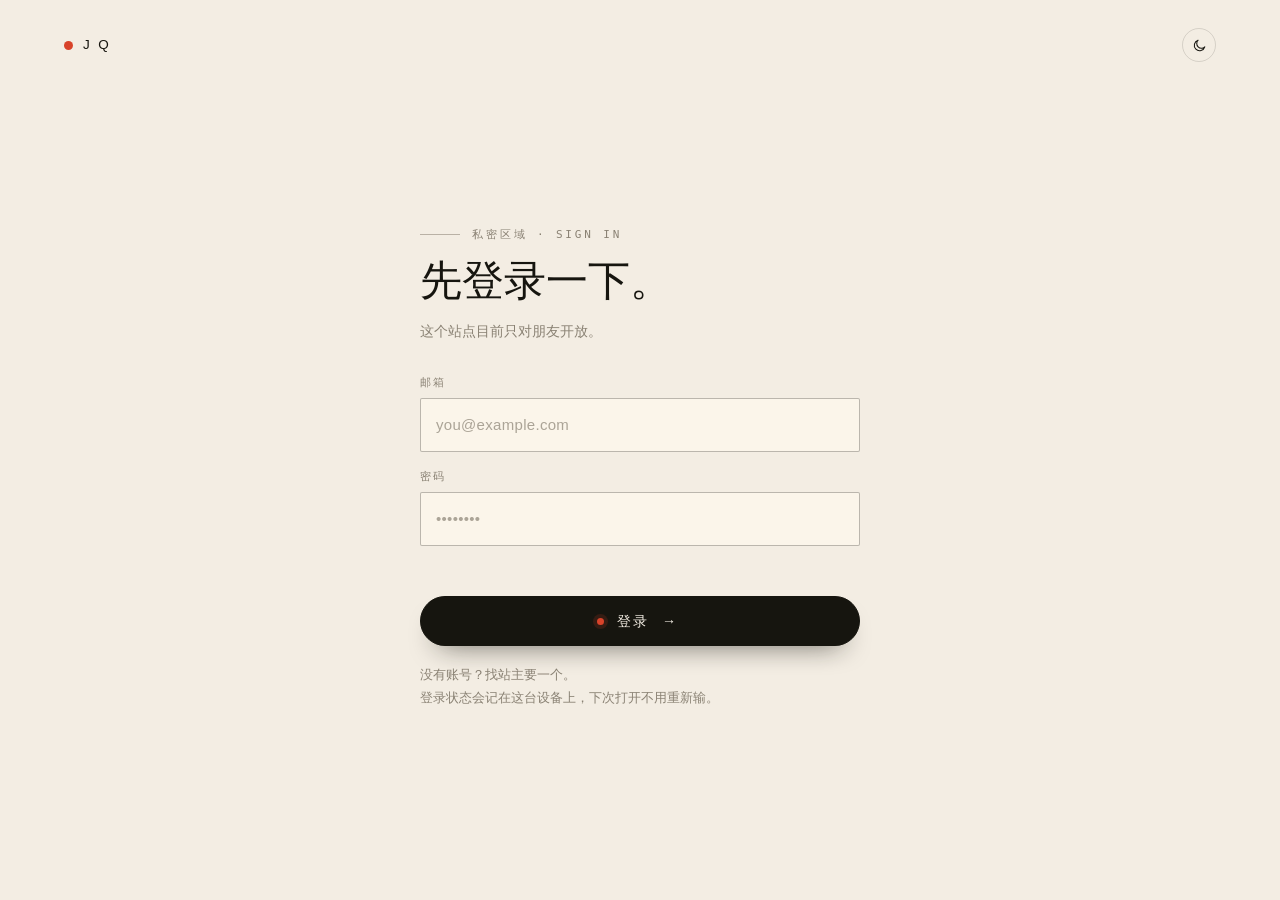
<file: index.html>
﻿<!DOCTYPE html>
<html lang="zh-CN">
<head>
<meta charset="utf-8" />
<meta name="viewport" content="width=device-width, initial-scale=1" />
<meta name="color-scheme" content="light" />
<title>J Q · 个人主页</title>
<meta name="description" content="J Q 的个人主页 —— 设计、代码，与一点点会呼吸的动效。" />
<meta name="theme-color" content="#F3EDE3" />
<link rel="icon" href="data:image/svg+xml,%3Csvg xmlns='http://www.w3.org/2000/svg' viewBox='0 0 32 32'%3E%3Crect width='32' height='32' rx='16' fill='%23F3EDE3'/%3E%3Ccircle cx='16' cy='16' r='6' fill='%23D8432A'/%3E%3C/svg%3E" />
<link rel="stylesheet" href="css/style.css" />
<script>
  /* 主题：先看上次的选择，没有就跟系统走 */
  try {
    var savedTheme = localStorage.getItem('site-theme');
    if (!savedTheme) {
      savedTheme = window.matchMedia('(prefers-color-scheme: dark)').matches ? 'dark' : 'light';
    }
    document.documentElement.setAttribute('data-theme', savedTheme);
  } catch (e) {
    document.documentElement.setAttribute('data-theme', 'light');
  }

  /* 从别的页面点链接过来时，先让幕布覆盖屏幕，避免第一帧闪白 */
  try {
    if (/(?:^|[?&])via=veil(?:&|$)/.test(location.search)) {
      document.documentElement.classList.add('is-entering');
    }
  } catch (e) {}
</script>
<script src="js/auth-gate.js?v=2"></script>
</head>
<body id="top" class="is-loading">

<!-- =====================================================================
     过场幕布：点击链接时从右侧滑入，进入下一页后向左滑出
     ===================================================================== -->
<div class="veil" id="veil" aria-hidden="true">
  <div class="veil__road"></div>
  <div class="veil__car is-moving" data-car></div>
  <p class="veil__label" id="veilLabel">作品 · Work</p>
</div>

<!-- =====================================================================
     1. 加载页：进度条 = 一辆小车 + 百分比
     ===================================================================== -->
<div class="loader" id="loader">
  <div class="loader__inner">

    <header class="loader__top">
      <span class="tag">Portfolio</span>
      <span class="tag tag--dim">© 2026</span>
    </header>

    <div class="loader__head">
      <h1 class="loader__title">正在为你铺路<span class="dot">。</span></h1>
      <p class="loader__sub">系好安全带，我们马上出发。</p>
    </div>

    <div class="loader__bar">
      <div class="loader__meta">
        <span class="loader__label">Loading</span>
        <span class="loader__pct"><b id="loaderPct">0</b><i>%</i></span>
      </div>

      <div class="loader__track" id="loaderTrack" role="progressbar"
           aria-label="页面加载进度" aria-valuemin="0" aria-valuemax="100" aria-valuenow="0">
        <div class="loader__rail"></div>
        <div class="loader__fill"></div>
        <div class="loader__car is-moving" data-car aria-hidden="true"></div>
      </div>

      <p class="loader__tip" aria-hidden="true">
        <span class="loader__tip-dot"></span>
        <span id="loaderTip">正在检查车灯</span>
      </p>
    </div>

  </div>
</div>

<!-- =====================================================================
     2. 主视觉：小车在路上向左行驶，按钮在车正下方
     ===================================================================== -->
<main class="hero">

  <div class="hero__sun" aria-hidden="true"></div>

  <header class="topbar">
    <a class="brand" href="index.html">
      <span class="brand__mark" aria-hidden="true"></span>
      <span>J Q</span>
    </a>
    <div class="topbar__right">
      <nav class="nav" aria-label="主导航">
        <a class="nav__link" href="index.html" aria-current="page">主页</a>
        <a class="nav__link" href="about.html?via=veil" data-transition data-veil="关于我 · About">关于我</a>
        <a class="nav__link" href="works.html?via=veil" data-transition data-veil="作品 · Work">作品</a>
        <a class="nav__link" href="notes.html?via=veil" data-transition data-veil="笔记 · Notes">笔记</a>
        <a class="nav__link" href="friends.html?via=veil" data-transition data-veil="朋友们 · Friends">朋友们</a>
        <a class="nav__link" href="contact.html?via=veil" data-transition data-veil="联系 · Contact">联系</a>
      </nav>
      <button class="theme-toggle" type="button" data-theme-toggle aria-label="切换到夜间模式">
        <svg class="theme-toggle__icon theme-toggle__icon--moon" viewBox="0 0 24 24" fill="none" stroke="currentColor" stroke-width="1.7" stroke-linecap="round" stroke-linejoin="round" aria-hidden="true" focusable="false"><path d="M20.5 14.2A8.6 8.6 0 1 1 9.8 3.5a7 7 0 0 0 10.7 10.7Z"/></svg>
        <svg class="theme-toggle__icon theme-toggle__icon--sun" viewBox="0 0 24 24" fill="none" stroke="currentColor" stroke-width="1.7" stroke-linecap="round" aria-hidden="true" focusable="false"><circle cx="12" cy="12" r="4"/><path d="M12 2.5v2M12 19.5v2M2.5 12h2M19.5 12h2M5.2 5.2l1.4 1.4M17.4 17.4l1.4 1.4M18.8 5.2l-1.4 1.4M6.6 17.4l-1.4 1.4"/></svg>
      </button>
    </div>
  </header>

  <div class="hero__copy">
    <p class="eyebrow" data-reveal style="--d:.04s">
      <span class="eyebrow__line" aria-hidden="true"></span>
      主页 · 2026
    </p>

    <h1 class="hero__title" data-reveal style="--d:.12s">
      <span class="hero__hi">你好，我是</span>
      <em class="hero__name" aria-label="J Q">
        <span class="wordmark" aria-hidden="true"><span class="wordmark__j">J</span><span class="wordmark__q">Q</span><span class="wordmark__dot">.</span></span>
      </em>
    </h1>

    <p class="hero__lede" data-reveal style="--d:.2s">
      一名IT男兼前端开发者。<br />
      喜欢干净的界面、会呼吸的动效，和一次就懂的交互。
    </p>
  </div>

  <div class="hero__scene">
    <div class="hero__stage">
      <div class="road" aria-hidden="true"></div>
      <div class="hero__car is-moving" data-car aria-hidden="true"></div>
    </div>

    <div class="hero__cta">
      <a class="cta" href="about.html?via=veil" data-transition data-veil="关于我 · About" data-reveal style="--d:.95s">
        <span class="cta__dot" aria-hidden="true"></span>
        <span class="cta__text">开始了解我吧！</span>
        <span class="cta__arrow" aria-hidden="true">→</span>
      </a>
    </div>
  </div>

  <div class="hero__scroll" aria-hidden="true"><span>↓</span>向下滚动</div>

</main>

<!-- =====================================================================
     3. 关键词 / 跑马灯
     ===================================================================== -->
<div class="marquee" aria-hidden="true">
  <div class="marquee__track">
    <span>产品设计</span><span class="marquee__dot">·</span>
    <span>前端开发</span><span class="marquee__dot">·</span>
    <span>动效</span><span class="marquee__dot">·</span>
    <span>排版</span><span class="marquee__dot">·</span>
    <span>摄影</span><span class="marquee__dot">·</span>
    <span>写作</span><span class="marquee__dot">·</span>
    <span>产品设计</span><span class="marquee__dot">·</span>
    <span>前端开发</span><span class="marquee__dot">·</span>
    <span>动效</span><span class="marquee__dot">·</span>
    <span>排版</span><span class="marquee__dot">·</span>
    <span>摄影</span><span class="marquee__dot">·</span>
    <span>写作</span><span class="marquee__dot">·</span>
  </div>
</div>

<!-- =====================================================================
     4. 精选作品
     ===================================================================== -->
<section class="band">
  <div class="wrap">

    <div class="band__head">
      <div>
        <p class="eyebrow">精选作品 · Selected Work</p>
        <h2 class="band__title">最近做的一些东西</h2>
      </div>
      <a class="more" href="works.html?via=veil" data-transition data-veil="作品 · Work">
        全部作品 <span aria-hidden="true">→</span>
      </a>
    </div>

        <div class="works">

      <a class="work-row" href="project.html?via=veil&amp;id=tetris" data-transition data-veil="项目 · Project">
        <span class="work-row__thumb thumb-a" aria-hidden="true">01</span>
        <span class="work-row__body">
          <span class="work-row__title">俄罗斯方块</span>
          <span class="work-row__desc">用 tkinter 的 Canvas 从零写的俄罗斯方块：20×12 的棋盘、7 种方块、消行计分。</span>
        </span>
        <span class="work-row__tags">tkinter / 游戏</span>
        <span class="work-row__year">2024</span>
        <span class="work-row__go" aria-hidden="true">
          <span class="work-row__arrow">→</span>
          <span class="work-row__car" data-car></span>
        </span>
      </a>

      <a class="work-row" href="project.html?via=veil&amp;id=pikachu" data-transition data-veil="项目 · Project">
        <span class="work-row__thumb thumb-b" aria-hidden="true">02</span>
        <span class="work-row__body">
          <span class="work-row__title">皮卡丘</span>
          <span class="work-row__desc">450 行 turtle 代码画出来的皮卡丘，没有贴一张图片。</span>
        </span>
        <span class="work-row__tags">turtle / 绘图</span>
        <span class="work-row__year">2024</span>
        <span class="work-row__go" aria-hidden="true">
          <span class="work-row__arrow">→</span>
          <span class="work-row__car" data-car></span>
        </span>
      </a>

      <a class="work-row" href="project.html?via=veil&amp;id=novel" data-transition data-veil="项目 · Project">
        <span class="work-row__thumb thumb-c" aria-hidden="true">03</span>
        <span class="work-row__body">
          <span class="work-row__title">小说爬虫</span>
          <span class="work-row__desc">输入一个书号，把整本小说按章节抓下来，一章一个 txt。</span>
        </span>
        <span class="work-row__tags">requests / parsel</span>
        <span class="work-row__year">2024</span>
        <span class="work-row__go" aria-hidden="true">
          <span class="work-row__arrow">→</span>
          <span class="work-row__car" data-car></span>
        </span>
      </a>
    </div>

  </div>
</section>

<!-- =====================================================================
     5. 简介
     ===================================================================== -->
<section class="band">
  <div class="wrap split">

    <div>
      <p class="eyebrow">关于我 · About</p>
      <h2 class="split__title">“把复杂的东西，<br />做得简单一点。”</h2>
    </div>

    <div class="split__body">
      <p>
        我是J Q，一名IT男和前端开发者。
        过去几年，我一边学习一边写写代码，偶尔发发呆，可能写代码写多了脑子不够用。
      </p>
      <p>
        不写代码的时候，我在骑车、拍照，或者出去跑跑步，程序员也是需要运动的。
      </p>
      <a class="more" href="about.html?via=veil" data-transition data-veil="关于我 · About">
        了解更多关于我 <span aria-hidden="true">→</span>
      </a>
    </div>

  </div>
</section>

<!-- =====================================================================
     6. 页脚
     ===================================================================== -->

<!-- =====================================================================
     6. 一些数字
     ===================================================================== -->
<section class="band band--stats">
  <div class="wrap">
    <div class="stats" data-reveal-scroll>
      <div class="stats__item"><b>6</b><span>个 · 代表性作品</span></div>
      <div class="stats__item"><b>4</b><span>类 · 游戏 / 绘图 / 爬虫 / 视觉</span></div>
      <div class="stats__item"><b>2024</b><span>年 · 开始写 Python</span></div>
      <div class="stats__item"><b>∞</b><span>杯 · 续命咖啡</span></div>
    </div>
  </div>
</section>

<!-- =====================================================================
     7. 最近的笔记
     ===================================================================== -->
<section class="band">
  <div class="wrap">
    <div class="band__head" data-reveal-scroll>
      <div>
        <p class="eyebrow">笔记 · Notes</p>
        <h2 class="band__title">最近写下的</h2>
      </div>
      <a class="more" href="notes.html?via=veil" data-transition data-veil="笔记 · Notes">
        全部笔记 <span aria-hidden="true">→</span>
      </a>
    </div>

    <div class="notes" data-reveal-scroll>
      <a class="note-row" href="notes.html?via=veil" data-transition data-veil="笔记 · Notes">
        <span class="note-row__date">2026.09</span>
        <span class="note-row__title">把加载页做成一段路</span>
        <span class="note-row__meta">设计 / 动效</span>
      </a>
      <a class="note-row" href="notes.html?via=veil" data-transition data-veil="笔记 · Notes">
        <span class="note-row__date">2026.07</span>
        <span class="note-row__title">动效是标点，不是修辞</span>
        <span class="note-row__meta">动效</span>
      </a>
      <a class="note-row" href="notes.html?via=veil" data-transition data-veil="笔记 · Notes">
        <span class="note-row__date">2026.05</span>
        <span class="note-row__title">为什么我还在手写 CSS</span>
        <span class="note-row__meta">前端</span>
      </a>
    </div>
  </div>
</section>

<!-- =====================================================================
     8. 朋友们
     ===================================================================== -->
<section class="band">
  <div class="wrap">
    <div class="band__head" data-reveal-scroll>
      <div>
        <p class="eyebrow">朋友们 · Friends</p>
        <h2 class="band__title">一起玩、一起记录</h2>
      </div>
      <a class="more" href="friends.html?via=veil" data-transition data-veil="朋友们 · Friends">
        看看朋友们 <span aria-hidden="true">→</span>
      </a>
    </div>

    <div class="friends-strip" data-friends-strip data-reveal-scroll></div>
  </div>
</section>

<!-- =====================================================================
     9. 页脚
     ===================================================================== -->
<footer class="site-foot">
  <div class="site-foot__inner">
        <div class="site-foot__cta">
      <p class="site-foot__title">有想法？<br />一起做点东西吧。</p>
      <div class="site-foot__actions">
        <a class="cta" href="contact.html?via=veil" data-transition data-veil="联系 · Contact">
          <span class="cta__dot" aria-hidden="true"></span>
          <span>聊聊</span>
          <span class="cta__arrow" aria-hidden="true">→</span>
        </a>
        <a class="cta cta--flower" href="花.html?via=veil" data-transition data-veil="花 · Flowers">
          <span class="cta__flower" aria-hidden="true">✿</span>
          <span>看到最后了，送你一朵花吧</span>
        </a>
      </div>
    </div>

<div class="site-foot__meta">
      <span>© 2026 J Q</span>
      <div class="site-foot__links">
        <a href="mailto:hello@example.com">Email</a>
        <a href="#" aria-label="GitHub">GitHub</a>
        <a href="#" aria-label="即刻">即刻</a>
      </d iv>
      <a href="#top">回到顶部 ↑</a>
    </div>
  </div>
</footer>

<noscript>
  <style>
    .loader { display: none !important; }
    [data-reveal] { opacity: 1 !important; transform: none !important; }
    .hero__car { transform: none !important; }
    body.is-loading { overflow: auto !important; }
  </style>
</noscript>

<!-- 落下来的小信封：点一下直接写邮件 -->
<a class="envelope" href="mailto:2167203486@qq.com" aria-label="写信给我" title="写信给我">
  <svg viewBox="0 0 24 24" fill="none" stroke="currentColor" stroke-width="1.6" stroke-linecap="round" stroke-linejoin="round" aria-hidden="true" focusable="false">
    <rect x="2.5" y="5" width="19" height="14" rx="2.6"/>
    <path d="M3.2 6.4 12 12.7l8.8-6.3"/>
  </svg>
</a>
<script src="js/car.js" defer></script>
<script src="js/app.js?v=2" defer></script>
<script src="js/letters.js" defer></script>
<script src="js/friends-data.js" defer></script>
<script src="js/friends-strip.js" defer></script>
<script src="js/auth.js?v=2" defer></script>
</body>
</html>
</file>
<file: css/style.css>
/* =========================================================================
   你的名字 · 个人主页
   ---------------------------------------------------------------------------
   目录
   00 变量 / 重置
   01 通用零件（tag / eyebrow / 按钮 / 工具类）
   02 加载页 loader
   03 小车 car（SVG 配色与动画）
   04 主视觉 hero + 公路
   05 过场幕布 veil
   06 关于我 about
   07 响应式
   08 减少动效 / 降级
   ========================================================================= */

/* ---------------------------------------------------------------- 00 变量 */
:root {
  --paper:      #F3EDE3;
  --paper-hi:   #FBF5EA;
  --paper-lo:   #E8DECE;
  --ink:        #16150F;
  --ink-2:      #3E392F;
  --muted:      #8A8274;
  --accent:     #D8432A;
  --accent-2:   #F0A93B;
  --car:        #D8432A;
  --line:       rgba(22, 21, 15, 0.13);
  --line-strong: rgba(22, 21, 15, .28);
  --hairline:   rgba(22, 21, 15, .08);
  --dash:       rgba(22, 21, 15, .27);
  --ghost:      rgba(22, 21, 15, .13);
  --paper-2:    #EAE1D2;
  --ink-strong: #000000;
  --tire:       #17160F;
  --road-a:     #1D1B13;
  --road-b:     #121109;
  --veil-bg:    #16150F;
  --veil-fg:    #F3EDE3;

  --pad:        clamp(20px, 5vw, 64px);
  --road-h:     clamp(46px, 7vh, 68px);

  --font-serif: Georgia, "Times New Roman", "Songti SC", "STSong",
                "Source Han Serif SC", "Noto Serif SC", "SimSun", serif;
  --font-sans:  -apple-system, BlinkMacSystemFont, "Segoe UI", "PingFang SC",
                "Hiragino Sans GB", "Microsoft YaHei", "Noto Sans SC", sans-serif;
  --font-mono:  ui-monospace, "Cascadia Mono", "SF Mono", Consolas, Menlo, monospace;

  --ease:       cubic-bezier(.2, .8, .2, 1);
  --ease-curtain: cubic-bezier(.76, 0, .24, 1);
}

*, *::before, *::after { box-sizing: border-box; }

html, body {
  margin: 0;
  padding: 0;
  overflow-x: hidden;
}

html { -webkit-text-size-adjust: 100%; }

body {
  min-height: 100vh;
  min-height: 100svh;
  background: var(--paper);
  color: var(--ink);
  font-family: var(--font-sans);
  font-size: 16px;
  line-height: 1.6;
  -webkit-font-smoothing: antialiased;
  -moz-osx-font-smoothing: grayscale;
  text-rendering: optimizeLegibility;
}

body.is-loading { overflow: hidden; }

img, svg { display: block; max-width: 100%; }

a { color: inherit; text-decoration: none; }

h1, h2, h3, p, dl, dd, dt, ul, li { margin: 0; }

ul, ol { padding: 0; list-style: none; }

::selection { background: var(--accent); color: var(--paper); }

:focus-visible {
  outline: 2px solid var(--accent);
  outline-offset: 4px;
  border-radius: 2px;
}

/* ------------------------------------------------------------ 01 通用零件 */
.tag {
  font-family: var(--font-mono);
  font-size: 10.5px;
  letter-spacing: .3em;
  text-transform: uppercase;
  color: var(--ink);
}

.tag--dim { color: var(--muted); }

.eyebrow {
  display: flex;
  align-items: center;
  gap: 12px;
  font-family: var(--font-mono);
  font-size: 11px;
  letter-spacing: .26em;
  text-transform: uppercase;
  color: var(--muted);
}

.eyebrow__line {
  display: block;
  width: clamp(24px, 4vw, 40px);
  height: 1px;
  background: currentColor;
  opacity: .55;
}

.dot { color: var(--accent); }

.mark {
  padding-bottom: 1px;
  border-bottom: 2px solid var(--accent);
}

.sr-only {
  position: absolute;
  width: 1px; height: 1px;
  padding: 0; margin: -1px;
  overflow: hidden;
  clip: rect(0 0 0 0);
  white-space: nowrap;
  border: 0;
}

/* 主按钮 */
.cta {
  position: relative;
  display: inline-flex;
  align-items: center;
  gap: 13px;
  padding: 17px 30px 17px 25px;
  border: 1px solid var(--ink);
  border-radius: 999px;
  background: var(--ink);
  color: var(--paper);
  font-size: clamp(14px, 1.1vw, 15.5px);
  font-weight: 500;
  letter-spacing: .14em;
  line-height: 1;
  box-shadow: 0 14px 28px -18px rgba(22, 21, 15, .95);
  transition: transform .45s var(--ease), box-shadow .45s var(--ease),
              background .45s var(--ease), color .45s var(--ease);
}

.cta::after { /* 扩大点击区 */
  content: "";
  position: absolute;
  inset: -10px -6px;
  border-radius: inherit;
}

.cta:hover {
  transform: translateY(-3px);
  background: var(--ink-strong);
  box-shadow: 0 22px 34px -20px rgba(22, 21, 15, .9);
}

.cta:active { transform: translateY(-1px); }

.cta__dot {
  width: 7px;
  height: 7px;
  flex: none;
  border-radius: 50%;
  background: var(--accent);
  box-shadow: 0 0 0 4px rgba(216, 67, 42, .16);
}

.cta__arrow { transition: transform .45s var(--ease); }
.cta:hover .cta__arrow { transform: translateX(4px); }

.cta--ghost {
  background: transparent;
  color: var(--ink);
  box-shadow: none;
  border-color: var(--line-strong);
}

.cta--ghost:hover {
  background: var(--ink);
  color: var(--paper);
  border-color: var(--ink);
}

/* --------------------------------------------------------- 02 加载页 */
.loader {
  position: fixed;
  inset: 0;
  z-index: 80;
  background:
    radial-gradient(130% 95% at 50% 0%, var(--paper-hi) 0%, var(--paper) 52%, var(--paper-lo) 100%);
  transform: translateY(0);
  transition: transform .9s var(--ease-curtain);
  will-change: transform;
}

.loader.is-out { transform: translateY(-101%); }

.loader::after { /* 幕布下沿的一道黑线 */
  content: "";
  position: absolute;
  left: 0; right: 0; bottom: 0;
  height: 2px;
  background: var(--ink);
}

.loader__inner {
  display: flex;
  flex-direction: column;
  min-height: 100vh;
  min-height: 100svh;
  padding: clamp(18px, 3.2vw, 32px) var(--pad) clamp(22px, 4vw, 40px);
}

.loader__top {
  display: flex;
  align-items: center;
  justify-content: space-between;
  gap: 20px;
  padding-bottom: clamp(12px, 2.2vw, 18px);
  border-bottom: 1px solid var(--line);
}

.loader__head { margin-block: auto; }

.loader__title {
  font-family: var(--font-serif);
  font-weight: 400;
  font-size: clamp(2.1rem, 6.2vw, 4.9rem);
  line-height: 1.12;
  letter-spacing: .01em;
  margin-bottom: clamp(12px, 2.2vh, 22px);
}

.loader__sub {
  color: var(--muted);
  font-size: clamp(12.5px, 1.1vw, 14.5px);
  letter-spacing: .12em;
}

.loader__bar {
  width: 100%;
  max-width: 1080px;
}

.loader__meta {
  display: flex;
  align-items: baseline;
  justify-content: space-between;
  gap: 20px;
  margin-bottom: 2px;
}

.loader__label {
  font-family: var(--font-mono);
  font-size: 10.5px;
  letter-spacing: .3em;
  text-transform: uppercase;
  color: var(--muted);
}

.loader__pct {
  display: inline-flex;
  align-items: baseline;
  color: var(--ink);
}

.loader__pct b {
  font-family: var(--font-serif);
  font-weight: 400;
  font-size: clamp(46px, 7.4vw, 88px);
  line-height: .9;
  letter-spacing: -.015em;
  font-variant-numeric: tabular-nums;
  transition: color .4s var(--ease);
}

.loader__pct i {
  font-style: normal;
  font-size: clamp(14px, 1.7vw, 21px);
  margin-left: 5px;
  color: var(--accent);
  letter-spacing: .02em;
}

.loader.is-done .loader__pct b { color: var(--accent); }

/* 进度轨道 */
.loader__track {
  --cw: 86px;
  --p: 0;
  --carpos: 0;
  position: relative;
  height: 74px;
}

.loader__rail {
  position: absolute;
  left: 0; right: 0; bottom: 20px;
  height: 2px;
  background-image: repeating-linear-gradient(
    to right,
    var(--dash) 0 18px,
    transparent 18px 40px
  );
  background-size: 40px 2px;
  animation: railMove 1.1s linear infinite;
}

.loader__fill {
  position: absolute;
  left: 0; bottom: 20px;
  width: 100%;
  height: 2px;
  background: var(--accent);
  transform: scaleX(var(--p));
  transform-origin: 0 50%;
}

.loader__car {
  position: absolute;
  bottom: 20px;
  left: calc((100% - var(--cw)) * var(--carpos));
  width: var(--cw);
}

.loader__car .car-svg {
  width: 100%;
  height: auto;
  overflow: visible;
}

/* 速度线 */
.loader__car::before,
.loader__car::after {
  content: "";
  position: absolute;
  right: 100%;
  height: 2px;
  border-radius: 2px;
  background: var(--ink);
  opacity: 0;
  animation: speedLine .62s linear infinite;
}

.loader__car::before { top: 46%; width: 22px; margin-right: 6px; }
.loader__car::after  { top: 64%; width: 13px; margin-right: 16px; animation-delay: .24s; }

.loader.is-done .loader__car {
  transition: left .55s cubic-bezier(.5, 0, .85, .45), opacity .3s .25s;
  opacity: 0;
}

.loader__tip {
  display: flex;
  align-items: center;
  gap: 10px;
  margin-top: 4px;
  font-size: 12.5px;
  letter-spacing: .1em;
  color: var(--muted);
}

.loader__tip-dot {
  width: 6px; height: 6px;
  border-radius: 50%;
  background: var(--accent);
  animation: blink 1.2s ease-in-out infinite;
}

.loader.is-done .loader__tip-dot { background: var(--ink); animation: none; }

@keyframes railMove {
  to { background-position-x: -40px; }
}

@keyframes speedLine {
  0%   { opacity: 0; transform: translateX(12px); }
  30%  { opacity: .26; }
  100% { opacity: 0; transform: translateX(-20px); }
}

@keyframes blink {
  0%, 100% { opacity: 1; transform: scale(1); }
  50%      { opacity: .25; transform: scale(.75); }
}

@keyframes carBob {
  0%, 100% { transform: translateY(0) rotate(0deg); }
  50%      { transform: translateY(-2px) rotate(-.35deg); }
}

@keyframes wheelSpin {
  to { transform: rotate(-360deg); }
}

/* --------------------------------------------------------- 03 小车 */
.car-svg { width: 100%; height: auto; overflow: visible; }

.car-svg .car__body      { fill: var(--car); }
.car-svg .car__glow      { fill: #FFCF7A; opacity: .32; filter: blur(12px); }
.car-svg .car__tire      { fill: var(--tire); }
.car-svg .car__rim       { fill: #EFE5D3; }
.car-svg .car__spokes    { stroke: #17160F; stroke-width: 1.7; stroke-linecap: round; }
.car-svg .car__hub       { fill: var(--accent); }
.car-svg .car__window    { fill: #F7EFDF; }
.car-svg .car__shine     { stroke: rgba(255, 255, 255, .85); stroke-width: 2.6; stroke-linecap: round; }
.car-svg .car__seam      { stroke: rgba(0, 0, 0, .22); stroke-width: 2; }
.car-svg .car__handle    { fill: rgba(247, 239, 223, .72); }
.car-svg .car__headlight { fill: #FFE6B4; }
.car-svg .car__taillight { fill: #8C2B1B; }

/* 只有「在跑」的小车才转轮子、才有车身起伏 */
.is-moving .car-svg { animation: carBob 2.6s ease-in-out infinite; }
.is-moving .car__wheel {
  transform-box: fill-box;
  transform-origin: center;
  animation: wheelSpin 1.15s linear infinite;
}

/* 深色背景上的小车：轮胎和轮毂反色，才看得见 */
.veil .car__tire   { fill: var(--veil-fg); }
.veil .car__rim    { fill: #17160F; }
.veil .car__spokes { stroke: var(--veil-fg); }

/* --------------------------------------------------------- 04 主视觉 */
.hero {
  position: relative;
  display: flex;
  flex-direction: column;
  min-height: 100vh;
  min-height: 100svh;
  padding: 0 var(--pad) clamp(14px, 3vh, 28px);
}

/* 右上角的一轮落日（细线圆 + 暖光） */
.hero__sun {
  position: absolute;
  top: clamp(70px, 13vh, 165px);
  right: clamp(-150px, -7vw, -40px);
  width: clamp(260px, 30vw, 460px);
  aspect-ratio: 1;
  border-radius: 50%;
  border: 1px solid rgba(216, 67, 42, .2);
  pointer-events: none;
}

.hero__sun::after {
  content: "";
  position: absolute;
  inset: 12%;
  border-radius: 50%;
  background: radial-gradient(circle, rgba(240, 169, 59, .2) 0%, rgba(240, 169, 59, 0) 66%);
}

.topbar {
  display: flex;
  align-items: center;
  justify-content: space-between;
  gap: 24px;
  padding: clamp(16px, 3vw, 28px) 0;
}

.brand {
  display: inline-flex;
  align-items: center;
  gap: 10px;
  font-size: 13.5px;
  letter-spacing: .18em;
  font-weight: 500;
}

.brand__mark {
  width: 9px; height: 9px;
  border-radius: 50%;
  background: var(--accent);
  transition: transform .5s var(--ease);
}

.brand:hover .brand__mark { transform: scale(1.5); }

.nav { display: flex; gap: clamp(16px, 2.6vw, 30px); }

.nav__link {
  position: relative;
  padding: 4px 0;
  font-size: 12.5px;
  letter-spacing: .16em;
  color: var(--muted);
  transition: color .3s var(--ease);
}

.nav__link:hover { color: var(--ink); }

.nav__link[aria-current] { color: var(--ink); }

.nav__link[aria-current]::after {
  content: "";
  position: absolute;
  left: 0; right: 0; bottom: 0;
  height: 1px;
  background: var(--accent);
}

.hero__copy {
  margin-top: clamp(18px, 5.5vh, 76px);
  max-width: 980px;
}

.hero__copy .eyebrow { margin-bottom: clamp(14px, 2.6vh, 26px); }

.hero__title { font-weight: 400; }

.hero__hi {
  display: block;
  margin-bottom: clamp(4px, 1.1vh, 12px);
  font-size: clamp(14px, 1.5vw, 18px);
  letter-spacing: .36em;
  color: var(--ink-2);
}

.hero__name {
  display: block;
  font-family: var(--font-serif);
  font-style: normal;
  font-size: clamp(66px, min(13.4vw, 14.5vh), 164px);
  line-height: .86;
  letter-spacing: 0;
}

/* 字标：J 实心、Q 描边、朱红句点 */
.wordmark {
  display: inline-flex;
  align-items: baseline;
}

.wordmark__j { color: var(--ink); }

.wordmark__q {
  margin-left: .045em;
  color: transparent;
  -webkit-text-stroke: .022em var(--ink);
}

@supports not (-webkit-text-stroke: 1px #000) {
  .wordmark__q { color: var(--ink); }
}

.wordmark__dot {
  margin-left: .035em;
  color: var(--accent);
}

.hero__lede {
  max-width: 34em;
  margin-top: clamp(14px, 2.4vh, 24px);
  color: var(--ink-2);
  font-size: clamp(13.5px, 1.15vw, 16.5px);
  line-height: 1.95;
  letter-spacing: .02em;
}

/* 舞台：小车站在公路的上沿 */
.hero__scene {
  margin-top: auto;
  padding-top: clamp(16px, 3.6vh, 40px);
}

.hero__stage {
  position: relative;
  display: flex;
  align-items: flex-end;
  justify-content: center;
  padding-bottom: var(--road-h);
}

.hero__car {
  position: relative;
  z-index: 2;
  width: clamp(172px, 23vw, 278px);
  margin-bottom: -2px;
  transform: translateX(78vw);
  will-change: transform;
}

body.is-ready .hero__car {
  transform: translateX(0);
  transition: transform 1.25s cubic-bezier(.16, .84, .24, 1) .12s;
}

/* 公路 */
.road {
  position: absolute;
  left: calc(-1 * var(--pad));
  right: calc(-1 * var(--pad));
  bottom: 0;
  height: var(--road-h);
  background: linear-gradient(180deg, var(--road-a) 0%, var(--road-b) 100%);
  overflow: hidden;
}

.road::before {
  content: "";
  position: absolute;
  left: 0; right: 0;
  top: 50%;
  height: 3px;
  transform: translateY(-50%);
  background-image: repeating-linear-gradient(
    to right,
    rgba(243, 237, 227, .92) 0 40px,
    transparent 40px 92px
  );
  animation: roadMove 1.5s linear infinite;
}

.road::after { /* 路面顶端的高光边 */
  content: "";
  position: absolute;
  left: 0; right: 0; top: 0;
  height: 1px;
  background: rgba(243, 237, 227, .18);
}

@keyframes roadMove {
  from { background-position-x: 0; }
  to   { background-position-x: 92px; }
}

.hero__cta {
  display: flex;
  justify-content: center;
  padding-top: clamp(14px, 2.8vh, 24px);
}

/* 入场：幕布拉起后逐项浮现 */
[data-reveal] {
  opacity: 0;
  transform: translateY(20px);
}

body.is-ready [data-reveal] {
  opacity: 1;
  transform: none;
  transition:
    opacity .9s var(--ease) var(--d, 0s),
    transform .9s var(--ease) var(--d, 0s);
}

/* --------------------------------------------------------- 05 过场幕布 */
.veil {
  position: fixed;
  inset: 0;
  z-index: 90;
  background: var(--veil-bg);
  transform: translateX(100%);
  visibility: hidden;
  transition: transform .72s var(--ease-curtain);
  will-change: transform;
}

/* 点击链接：从右侧滑入盖住页面 */
body.is-leaving .veil {
  visibility: visible;
  transform: translateX(0);
  transition: transform .65s var(--ease-curtain);
}

/* 到达新页面：幕布已在屏幕上，随后向左滑出 */
html.is-entering .veil {
  visibility: visible;
  transform: translateX(0);
  transition: none;
}

html.is-entering .veil.is-leaving {
  visibility: visible;
  transform: translateX(-100%);
  transition: transform .82s var(--ease-curtain);
}

.veil__road {
  position: absolute;
  left: 0; right: 0;
  top: 50%;
  height: 3px;
  background-image: repeating-linear-gradient(
    to right,
    rgba(243, 237, 227, .85) 0 34px,
    transparent 34px 78px
  );
  animation: veilRoad .5s linear infinite;
}

@keyframes veilRoad {
  to { background-position-x: 78px; }
}

.veil__car {
  position: absolute;
  left: 50%;
  bottom: calc(50% + 1px);
  width: clamp(120px, 16vw, 168px);
  transform: translateX(-50%);
}

.veil__label {
  position: absolute;
  left: 50%;
  top: calc(50% + 30px);
  transform: translateX(-50%);
  color: rgba(243, 237, 227, .5);
  font-family: var(--font-mono);
  font-size: 10.5px;
  letter-spacing: .42em;
  text-transform: uppercase;
  white-space: nowrap;
}

/* --------------------------------------------------------- 06 页面骨架 */
.page {
  display: flex;
  flex-direction: column;
  min-height: 100vh;
  min-height: 100svh;
  padding: 0 var(--pad);
}

.wrap {
  width: 100%;
  max-width: 1040px;
  margin: 0 auto;
}

.page-main {
  flex: 1;
  padding: clamp(24px, 6.5vh, 76px) 0 clamp(30px, 6vh, 60px);
}

.page-title {
  font-family: var(--font-serif);
  font-weight: 400;
  font-size: clamp(32px, 5.4vw, 66px);
  line-height: 1.16;
  letter-spacing: .005em;
  margin: clamp(16px, 2.8vh, 24px) 0 clamp(18px, 3vw, 28px);
}

.page-lede {
  max-width: 36em;
  color: var(--ink-2);
  font-size: clamp(14px, 1.2vw, 17px);
  line-height: 2.05;
}

/* 带小车的分隔线 */
.divider {
  position: relative;
  height: 46px;
  margin: clamp(28px, 6vh, 56px) 0;
}

.divider__line {
  position: absolute;
  left: 0; right: 0;
  top: 50%;
  height: 1px;
  background-image: repeating-linear-gradient(
    to right,
    var(--dash) 0 12px,
    transparent 12px 26px
  );
}

.divider__car {
  position: absolute;
  right: 0;
  bottom: calc(50% + 1px);
  width: 62px;
}

/* 段落：左标签 + 右正文 */
.section {
  display: grid;
  grid-template-columns: minmax(110px, 180px) 1fr;
  gap: clamp(16px, 4vw, 48px);
  padding: clamp(22px, 4vh, 36px) 0;
  border-top: 1px solid var(--line);
}

.section__label {
  padding-top: 6px;
  font-family: var(--font-mono);
  font-size: 10.5px;
  font-weight: 400;
  letter-spacing: .24em;
  text-transform: uppercase;
  color: var(--muted);
}

.section__body > p {
  max-width: 40em;
  margin-bottom: 1.05em;
  color: var(--ink-2);
  line-height: 2.05;
  font-size: clamp(14px, 1.1vw, 16px);
}

.section__body > p:last-child { margin-bottom: 0; }

/* 编号列表 */
.list__item {
  display: grid;
  grid-template-columns: 44px 1fr;
  gap: 8px;
  padding: 14px 0;
  border-bottom: 1px solid var(--line);
}

.list__item:first-child { padding-top: 0; }
.list__item:last-child { border-bottom: 0; padding-bottom: 0; }

.list__num {
  font-family: var(--font-mono);
  font-size: 10.5px;
  letter-spacing: .1em;
  color: var(--accent);
  padding-top: 5px;
}

.list__title {
  font-size: clamp(15px, 1.3vw, 17px);
  font-weight: 600;
  letter-spacing: .04em;
  margin-bottom: 4px;
}

.list__desc {
  color: var(--muted);
  font-size: 13.5px;
  line-height: 1.9;
  max-width: 36em;
}

/* 基本信息 */
.facts {
  padding: clamp(22px, 4vh, 36px) 0;
  border-top: 1px solid var(--line);
}

.facts__grid {
  display: grid;
  grid-template-columns: repeat(4, 1fr);
  gap: clamp(16px, 3vw, 36px);
}

.facts__item dt {
  margin-bottom: 6px;
  font-family: var(--font-mono);
  font-size: 10.5px;
  letter-spacing: .22em;
  text-transform: uppercase;
  color: var(--muted);
}

.facts__item dd {
  font-size: clamp(13.5px, 1.1vw, 15px);
  letter-spacing: .02em;
  line-height: 1.7;
}

.facts__item a {
  border-bottom: 1px solid var(--line-strong);
  transition: border-color .3s var(--ease), color .3s var(--ease);
}

.facts__item a:hover {
  color: var(--accent);
  border-color: var(--accent);
}

/* ------------------------------------------------- 06.5 内容组件 */
/* 首页 / 内页分区 */
.band {
  padding: clamp(44px, 9vh, 96px) var(--pad);
}

.band__head {
  display: flex;
  align-items: flex-end;
  justify-content: space-between;
  flex-wrap: wrap;
  gap: 20px;
  margin-bottom: clamp(22px, 4vh, 40px);
}

.band__title {
  margin-top: clamp(12px, 2vh, 18px);
  font-family: var(--font-serif);
  font-weight: 400;
  font-size: clamp(23px, 3.1vw, 38px);
  line-height: 1.34;
}

.more {
  display: inline-flex;
  align-items: center;
  gap: 8px;
  padding-bottom: 3px;
  border-bottom: 1px solid var(--line-strong);
  font-size: 13px;
  letter-spacing: .12em;
  white-space: nowrap;
  transition: color .3s var(--ease), border-color .3s var(--ease), gap .3s var(--ease);
}

.more:hover {
  gap: 12px;
  color: var(--accent);
  border-color: var(--accent);
}

/* 跑马灯：一条会走的“路” */.marquee {
  overflow: hidden;
  padding: clamp(14px, 2vh, 20px) 0;
  border-top: 1px solid var(--line);
  border-bottom: 1px solid var(--line);
}

.marquee__track {
  display: flex;
  align-items: center;
  width: max-content;
  animation: marquee 46s linear infinite;
}

.marquee__track span {
  margin-right: max(20px, 2.6vw);
  font-family: var(--font-serif);
  font-size: clamp(15px, 1.5vw, 19px);
  letter-spacing: .12em;
  color: var(--ink-2);
  white-space: nowrap;
}

.marquee__dot { color: var(--accent); opacity: .75; }

@keyframes marquee {
  from { transform: translateX(0); }
  to   { transform: translateX(-50%); }
}

/* 作品列表：一行一条“车道” */
.works { border-top: 1px solid var(--line); }

.work-row {
  position: relative;
  display: grid;
  grid-template-columns: 92px 1fr 170px 56px 54px;
  align-items: center;
  gap: 20px;
  padding: 22px 0;
  border-bottom: 1px solid var(--line);
  transition: background .45s var(--ease), padding .45s var(--ease);
}

.work-row:hover {
  padding-inline: 14px;
  background: rgba(216, 67, 42, .05);
}

.work-row__num {
  font-family: var(--font-mono);
  font-size: 11px;
  letter-spacing: .1em;
  color: var(--accent);
}

.work-row__title {
  display: block;
  margin-bottom: 4px;
  font-size: clamp(16.5px, 1.6vw, 21px);
  font-weight: 500;
  letter-spacing: .02em;
}

.work-row__desc {
  display: block;
  font-size: 13px;
  line-height: 1.8;
  color: var(--muted);
  max-width: 34em;
}

.work-row__tags {
  font-family: var(--font-mono);
  font-size: 10.5px;
  letter-spacing: .12em;
  text-transform: uppercase;
  color: var(--muted);
}

.work-row__year {
  font-family: var(--font-mono);
  font-size: 11px;
  letter-spacing: .08em;
  color: var(--muted);
}

.work-row__go {
  position: relative;
  display: flex;
  align-items: center;
  justify-content: flex-end;
  height: 32px;
}

.work-row__arrow {
  font-size: 15px;
  transition: opacity .3s var(--ease), transform .45s var(--ease);
}

.work-row__car {
  position: absolute;
  right: 0;
  top: 50%;
  width: 54px;
  opacity: 0;
  transform: translate(-10px, -50%);
  transition: opacity .35s var(--ease), transform .5s var(--ease);
  pointer-events: none;
}

.work-row:hover .work-row__arrow { opacity: 0; transform: translateX(12px); }
.work-row:hover .work-row__car   { opacity: 1; transform: translate(0, -50%); }

/* 悬停时车轮才转，像刚停下 / 刚起步 */
.work-row:hover .car__wheel {
  transform-box: fill-box;
  transform-origin: center;
  animation: wheelSpin 1.15s linear infinite;
}

/* 左右分栏 */
.split {
  display: grid;
  grid-template-columns: 1fr 1fr;
  gap: clamp(24px, 6vw, 72px);
  align-items: start;
}

.split__title {
  margin-top: clamp(14px, 2.2vh, 20px);
  font-family: var(--font-serif);
  font-weight: 400;
  font-size: clamp(24px, 3.4vw, 42px);
  line-height: 1.45;
}

.split__body p {
  max-width: 32em;
  margin-bottom: 1.05em;
  color: var(--ink-2);
  font-size: clamp(14px, 1.1vw, 16px);
  line-height: 2.05;
}

.split__body .more { margin-top: 8px; }

/* 时间线：一条虚线公路 */
.timeline {
  position: relative;
  padding-left: 24px;
  border-left: 1px dashed var(--dash);
}

.timeline__item {
  position: relative;
  padding-bottom: clamp(18px, 3vh, 28px);
}

.timeline__item:last-child { padding-bottom: 0; }

.timeline__item::before {
  content: "";
  position: absolute;
  left: -29px;
  top: 7px;
  width: 9px;
  height: 9px;
  border-radius: 50%;
  background: var(--accent);
  box-shadow: 0 0 0 4px var(--paper);
}

.timeline__year {
  display: block;
  margin-bottom: 5px;
  font-family: var(--font-mono);
  font-size: 10.5px;
  letter-spacing: .2em;
  color: var(--muted);
}

.timeline__title {
  margin-bottom: 4px;
  font-size: clamp(15px, 1.3vw, 17px);
  font-weight: 600;
  letter-spacing: .03em;
}

.timeline__desc {
  max-width: 34em;
  color: var(--muted);
  font-size: 13.5px;
  line-height: 1.9;
}

/* 技能标签 */
.chips {
  display: flex;
  flex-wrap: wrap;
  gap: 8px;
}

.chips li {
  padding: 7px 14px;
  border: 1px solid var(--line-strong);
  border-radius: 999px;
  font-family: var(--font-mono);
  font-size: 11px;
  letter-spacing: .06em;
  color: var(--ink-2);
  transition: border-color .3s var(--ease), color .3s var(--ease);
}

.chips li:hover { border-color: var(--accent); color: var(--accent); }

/* 联系页 */
.contact-mail {
  display: flex;
  align-items: center;
  flex-wrap: wrap;
  gap: 18px;
  margin: clamp(20px, 3.6vh, 34px) 0 clamp(28px, 5vh, 46px);
}

.contact-mail__link {
  font-family: var(--font-serif);
  font-size: clamp(23px, 4.4vw, 50px);
  line-height: 1.25;
  letter-spacing: .01em;
  word-break: break-all;
  padding-bottom: 4px;
  border-bottom: 2px solid var(--accent);
  transition: color .3s var(--ease);
}

.contact-mail__link:hover { color: var(--accent); }

.copy-btn {
  display: inline-flex;
  align-items: center;
  gap: 8px;
  padding: 9px 16px;
  border: 1px solid var(--line-strong);
  border-radius: 999px;
  background: transparent;
  color: var(--ink-2);
  font-family: var(--font-mono);
  font-size: 10.5px;
  letter-spacing: .14em;
  text-transform: uppercase;
  cursor: pointer;
  transition: background .3s var(--ease), color .3s var(--ease), border-color .3s var(--ease);
}

.copy-btn:hover { background: var(--ink); color: var(--paper); border-color: var(--ink); }
.copy-btn.is-done { background: var(--accent); border-color: var(--accent); color: var(--paper); }

.links {
  margin-top: clamp(8px, 2vh, 16px);
  border-top: 1px solid var(--line);
}

.links a {
  display: flex;
  align-items: baseline;
  justify-content: space-between;
  gap: 16px;
  padding: clamp(14px, 2.2vh, 20px) 0;
  border-bottom: 1px solid var(--line);
  transition: padding-left .35s var(--ease), color .3s var(--ease);
}

.links a:hover { padding-left: 10px; color: var(--accent); }

.links__name { font-size: clamp(15px, 1.4vw, 18px); letter-spacing: .02em; }

.links__meta {
  font-family: var(--font-mono);
  font-size: 10.5px;
  letter-spacing: .14em;
  text-transform: uppercase;
  color: var(--muted);
}

/* 作品页：列表与详情 */
.works--page { margin-top: clamp(26px, 4.6vh, 44px); }

.project-visual {
  position: relative;
  display: flex;
  align-items: center;
  justify-content: center;
  height: clamp(190px, 32vh, 320px);
  margin: clamp(22px, 3.6vh, 36px) 0 clamp(26px, 4.4vh, 44px);
  background: var(--paper-lo);
  border: 1px solid var(--hairline);
  overflow: hidden;
}

.project-visual__num {
  font-family: var(--font-serif);
  font-size: clamp(76px, 15vw, 190px);
  line-height: 1;
  color: var(--ghost);
  letter-spacing: -.02em;
}

.project-visual__road {
  position: absolute;
  left: 0; right: 0;
  bottom: 46px;
  height: 3px;
  background-image: repeating-linear-gradient(
    to right,
    var(--dash) 0 26px,
    transparent 26px 62px
  );
  animation: roadMove 2s linear infinite;
}

.project-visual__car {
  position: absolute;
  right: 9%;
  bottom: 47px;
  width: clamp(96px, 12vw, 140px);
}

.project-meta {
  display: grid;
  grid-template-columns: repeat(4, 1fr);
  gap: clamp(14px, 3vw, 32px);
  padding: clamp(16px, 2.6vh, 22px) 0;
  border-top: 1px solid var(--line);
  border-bottom: 1px solid var(--line);
}

.project-meta dt {
  margin-bottom: 5px;
  font-family: var(--font-mono);
  font-size: 10.5px;
  letter-spacing: .22em;
  text-transform: uppercase;
  color: var(--muted);
}

.project-meta dd { font-size: clamp(13.5px, 1.1vw, 15px); }

.project-nav {
  display: grid;
  grid-template-columns: 1fr 1fr;
  gap: 16px;
  margin-top: clamp(30px, 5vh, 52px);
  border-top: 1px solid var(--line);
}

.project-nav__link {
  display: flex;
  flex-direction: column;
  gap: 5px;
  padding: clamp(16px, 2.6vh, 22px) 0;
}

.project-nav__link:last-child { align-items: flex-end; text-align: right; }

.project-nav__label {
  font-family: var(--font-mono);
  font-size: 10.5px;
  letter-spacing: .2em;
  text-transform: uppercase;
  color: var(--muted);
}

.project-nav__title {
  font-size: clamp(14px, 1.2vw, 16px);
  letter-spacing: .02em;
  transition: color .3s var(--ease);
}

.project-nav__link:hover .project-nav__title { color: var(--accent); }

/* 相邻分区之间的一条细线 */
.band + .band { border-top: 1px solid var(--line); }

/* 页脚 */
.site-foot {
  padding: clamp(32px, 6vh, 58px) var(--pad) clamp(20px, 3.4vh, 32px);
  border-top: 1px solid var(--line);
  position: relative;
  z-index: 61;
  background: var(--paper);
}

.page .site-foot { padding-inline: 0; }

.site-foot__inner {
  width: 100%;
  max-width: 1040px;
  margin: 0 auto;
}

.site-foot__cta {
  display: flex;
  align-items: flex-end;
  justify-content: space-between;
  flex-wrap: wrap;
  gap: 20px;
  padding-bottom: clamp(26px, 4.4vh, 44px);
}

.site-foot__title {
  font-family: var(--font-serif);
  font-weight: 400;
  font-size: clamp(23px, 3.1vw, 37px);
  line-height: 1.36;
}

.site-foot__meta {
  display: flex;
  align-items: center;
  justify-content: space-between;
  flex-wrap: wrap;
  gap: 14px;
  padding-top: clamp(14px, 2.4vh, 20px);
  border-top: 1px solid var(--line);
  font-family: var(--font-mono);
  font-size: 10.5px;
  letter-spacing: .14em;
  text-transform: uppercase;
  color: var(--muted);
}

.site-foot__meta a {
  border-bottom: 1px solid transparent;
  transition: color .3s var(--ease), border-color .3s var(--ease);
}

.site-foot__meta a:hover { color: var(--ink); border-color: var(--accent); }

.site-foot__links { display: flex; gap: 16px; flex-wrap: wrap; }

/* 首屏左下角的滚动提示 */
.hero__scroll {
  position: absolute;
  right: var(--pad);
  bottom: clamp(24px, 4.4vh, 38px);
  display: flex;
  align-items: center;
  gap: 9px;
  font-family: var(--font-mono);
  font-size: 10px;
  letter-spacing: .3em;
  text-transform: uppercase;
  color: var(--muted);
}

.hero__scroll span { animation: nudge 2s ease-in-out infinite; }

@keyframes nudge {
  0%, 100% { transform: translateY(0); }
  50%      { transform: translateY(4px); }
}

/* 进入内页时的内容升起 */
html.is-entering .topbar,
html.is-entering .wrap,
html.is-entering .site-foot {
  animation: pageIn .95s .42s both cubic-bezier(.2, .8, .2, 1);
}

@keyframes pageIn {
  from { opacity: 0; transform: translateY(26px); }
  to   { opacity: 1; transform: none; }
}


/* ------------------------------------------------- 06.6 缩略图 / 笔记 / 数据 */
/* 作品行左侧的小“路牌”缩略图 */
.work-row__thumb {
  position: relative;
  display: flex;
  align-items: flex-end;
  width: 100%;
  height: 66px;
  padding: 7px 10px;
  overflow: hidden;
  background: var(--paper-2);
  border: 1px solid var(--hairline);
  font-family: var(--font-serif);
  font-size: 21px;
  line-height: 1;
  letter-spacing: .01em;
  color: var(--ink);
}

.work-row__thumb::before {
  content: "";
  position: absolute;
  left: 0; right: 0; top: 16px;
  height: 1px;
  background-image: repeating-linear-gradient(to right, var(--shape, rgba(216, 67, 42, .5)) 0 7px, transparent 7px 14px);
  opacity: .7;
}

.work-row__thumb::after {
  content: "";
  position: absolute;
  right: -10px; top: -14px;
  width: 40px; height: 40px;
  border-radius: 50%;
  background: var(--tint, rgba(216, 67, 42, .3));
}

.thumb-a { --tint: rgba(216, 67, 42, .22); --shape: rgba(216, 67, 42, .55); }
.thumb-b { --tint: rgba(240, 169, 59, .34); --shape: rgba(190, 128, 30, .55); background: rgba(240, 169, 59, .12); }
.thumb-c { --tint: var(--ghost); --shape: var(--line-strong); }
.thumb-d { --tint: rgba(107, 122, 79, .26); --shape: rgba(107, 122, 79, .6); background: rgba(107, 122, 79, .1); }
.thumb-e { --tint: rgba(216, 67, 42, .12); --shape: rgba(216, 67, 42, .38); }
.thumb-f { --tint: rgba(92, 112, 132, .24); --shape: rgba(92, 112, 132, .55); background: rgba(92, 112, 132, .08); }

.work-row:hover .work-row__thumb { border-color: rgba(216, 67, 42, .3); }

/* 数据条 */
.stats {
  display: grid;
  grid-template-columns: repeat(4, 1fr);
  gap: clamp(16px, 3vw, 36px);
}

.stats__item { display: flex; flex-direction: column; gap: 4px; }

.stats__item b {
  font-family: var(--font-serif);
  font-weight: 400;
  font-size: clamp(30px, 3.6vw, 46px);
  line-height: 1;
  letter-spacing: -.01em;
}

.stats__item span {
  font-family: var(--font-mono);
  font-size: 10.5px;
  letter-spacing: .14em;
  color: var(--muted);
}

.band--stats { padding-block: clamp(26px, 4.6vh, 46px); }

/* 笔记：可展开的条目 */
.notes { border-top: 1px solid var(--line); }

.note { border-bottom: 1px solid var(--line); }

.note__head {
  display: grid;
  grid-template-columns: 88px 1fr 128px 26px;
  align-items: center;
  gap: 16px;
  padding: clamp(16px, 2.5vh, 22px) 0;
  cursor: pointer;
  list-style: none;
}

.note__head::-webkit-details-marker { display: none; }

.note__date {
  font-family: var(--font-mono);
  font-size: 10.5px;
  letter-spacing: .12em;
  color: var(--muted);
}

.note__title {
  font-size: clamp(15px, 1.45vw, 18.5px);
  letter-spacing: .02em;
  transition: color .3s var(--ease), transform .35s var(--ease);
}

.note__head:hover .note__title { color: var(--accent); }

.note__meta {
  font-family: var(--font-mono);
  font-size: 10.5px;
  letter-spacing: .12em;
  color: var(--muted);
  text-align: right;
}

.note__icon {
  position: relative;
  width: 12px;
  height: 12px;
  justify-self: end;
}

.note__icon::before,
.note__icon::after {
  content: "";
  position: absolute;
  background: var(--ink);
  transition: transform .3s var(--ease), opacity .3s var(--ease);
}

.note__icon::before { left: 0; top: 5.5px; width: 12px; height: 1px; }
.note__icon::after  { left: 5.5px; top: 0; width: 1px; height: 12px; }

.note[open] .note__icon::after { transform: scaleY(0); opacity: 0; }
.note[open] .note__title { color: var(--accent); }

.note__body {
  max-width: 40em;
  padding-bottom: clamp(20px, 3.2vh, 28px);
}

.note__body p {
  margin-bottom: 1em;
  color: var(--ink-2);
  font-size: clamp(13.5px, 1.05vw, 15px);
  line-height: 2.05;
}

.note__body p:last-child { margin-bottom: 0; }

/* 首页的笔记预览行 */
.note-row {
  display: grid;
  grid-template-columns: 88px 1fr 128px;
  align-items: baseline;
  gap: 16px;
  padding: 15px 0;
  border-bottom: 1px solid var(--line);
  transition: padding-left .35s var(--ease), color .3s var(--ease);
}

.note-row:hover { padding-left: 10px; color: var(--accent); }

.note-row__date,
.note-row__meta {
  font-family: var(--font-mono);
  font-size: 10.5px;
  letter-spacing: .12em;
  color: var(--muted);
}

.note-row__meta { text-align: right; }
.note-row__title { font-size: clamp(14.5px, 1.3vw, 17px); letter-spacing: .02em; }

/* 问答 */
.qa > div {
  padding: 15px 0;
  border-bottom: 1px solid var(--line);
}

.qa > div:first-child { padding-top: 0; }
.qa > div:last-child { border-bottom: 0; padding-bottom: 0; }

.qa dt {
  margin-bottom: 5px;
  font-size: clamp(14.5px, 1.2vw, 16px);
  font-weight: 600;
  letter-spacing: .02em;
}

.qa dd {
  max-width: 36em;
  color: var(--muted);
  font-size: 13.5px;
  line-height: 1.95;
}

/* 滚动渐入（JS 给 body 加 .reveal-on 才生效，无 JS 时内容照常显示） */
.reveal-on [data-reveal-scroll] {
  opacity: 0;
  transform: translateY(26px);
}

.reveal-on [data-reveal-scroll].is-in {
  opacity: 1;
  transform: none;
  transition: opacity .9s var(--ease), transform .95s var(--ease);
}

@media (max-width: 860px) {
  .note__head { grid-template-columns: 74px 1fr 26px; }
  .note__meta { display: none; }
  .note-row { grid-template-columns: 74px 1fr; }
  .note-row__meta { display: none; }
  .stats { grid-template-columns: repeat(2, 1fr); row-gap: 20px; }
}

@media (max-width: 720px) {
  .work-row__thumb { height: 44px; padding: 4px 6px; font-size: 14px; }
  .work-row__thumb::before { top: 11px; }
  .work-row__thumb::after { width: 26px; height: 26px; right: -8px; top: -10px; }

  .note__head { grid-template-columns: 62px 1fr 22px; gap: 10px; }
  .note-row { grid-template-columns: 62px 1fr; gap: 10px; }
}

/* --------------------------------------------------------- 07 响应式 */
@media (max-width: 860px) {
  .page-title br { display: none; }
  .facts__grid { grid-template-columns: repeat(2, 1fr); row-gap: 22px; }
  .split { grid-template-columns: 1fr; gap: 22px; }
  .work-row { grid-template-columns: 78px 1fr 132px 46px 50px; gap: 14px; }
}

@media (max-width: 720px) {
  :root { --road-h: 52px; }

  .hero__sun { display: none; }
  .hero__scroll { display: none; }
  .hero__car { width: clamp(190px, 56vw, 260px); }

  .hero__copy { margin-top: clamp(16px, 5vh, 48px); }
  .hero__lede br { display: none; }
  .hero__lede { max-width: none; }

  .loader__track { --cw: 74px; height: 64px; }
  .loader__rail, .loader__fill { bottom: 18px; }
  .loader__car { bottom: 18px; }

  .section {
    grid-template-columns: 1fr;
    gap: 10px;
  }

  .section__label { padding-top: 0; }

  .divider { height: 34px; margin: clamp(22px, 4vh, 34px) 0; }
  .divider__car { width: 46px; }

  .band { padding-block: clamp(34px, 7vh, 58px); }
  .band__head { align-items: flex-start; }
  .marquee__track { animation-duration: 34s; }

  .work-row { grid-template-columns: 56px 1fr 26px; gap: 12px; padding: 18px 0; }
  .work-row__tags, .work-row__year, .work-row__car { display: none; }
  .work-row:hover { padding-inline: 0; background: transparent; }

  .timeline { padding-left: 20px; }
  .timeline__item::before { left: -25px; }

  .project-meta { grid-template-columns: repeat(2, 1fr); row-gap: 16px; }
  .project-visual { height: 190px; }
  .project-visual__road { bottom: 40px; }
  .project-visual__car { bottom: 41px; right: 6%; }
  .project-nav { grid-template-columns: 1fr; gap: 0; }
  .project-nav__link:last-child {
    align-items: flex-start;
    text-align: left;
    border-top: 1px solid var(--line);
  }

  .site-foot__cta { align-items: flex-start; }
  .site-foot__meta { justify-content: flex-start; }
  .links a { align-items: center; }

  .veil__label { letter-spacing: .3em; font-size: 9.5px; }
}

@media (max-width: 420px) {
  .topbar { gap: 14px; }
  .nav { gap: 10px; }
  .nav__link { font-size: 11.5px; letter-spacing: .1em; }
  .brand { letter-spacing: .06em; font-size: 12.5px; }
  .cta { padding: 16px 24px 16px 20px; gap: 10px; }
}

/* 高度很矮的横屏 / 小窗口 */
@media (max-height: 620px) and (min-width: 721px) {
  .hero__car { width: clamp(150px, 18vw, 210px); }
  .hero__copy { margin-top: 12px; }
  .hero__lede { display: none; }
  .loader__head { margin-block: 8px; }
}

/* --------------------------------------------------------- 08 降级 */
@media (prefers-reduced-motion: reduce) {
  *, *::before, *::after {
    animation-duration: .01ms !important;
    animation-iteration-count: 1 !important;
    transition-duration: .01ms !important;
  }
  .hero__car { transform: none; }
  [data-reveal] { opacity: 1; transform: none; }
}

/* --------------------------------------------------------- 09 昼夜切换 */
.topbar__right {
  display: flex;
  align-items: center;
  gap: clamp(10px, 1.8vw, 20px);
}

.theme-toggle {
  display: grid;
  place-items: center;
  width: 34px;
  height: 34px;
  padding: 0;
  border: 1px solid var(--line);
  border-radius: 50%;
  background: transparent;
  color: var(--ink);
  cursor: pointer;
  transition: color .3s var(--ease), border-color .3s var(--ease), background .3s var(--ease);
}

.theme-toggle:hover { color: var(--accent); border-color: var(--accent); }
.theme-toggle svg { width: 15px; height: 15px; }
.theme-toggle__icon { display: block; }
.theme-toggle__icon--sun { display: none; }
[data-theme="dark"] .theme-toggle__icon--sun { display: block; }
[data-theme="dark"] .theme-toggle__icon--moon { display: none; }

/* 夜间车轮加一圈浅描边，免得和深色背景糊在一起 */
html[data-theme="dark"] .car-svg .car__tire {
  stroke: rgba(242, 236, 224, .22);
  stroke-width: 1.4;
}

/* --------------------------------------------------------- 10 小信封 */
.envelope {
  position: fixed;
  right: clamp(14px, 2.2vw, 26px);
  bottom: clamp(14px, 2.2vw, 26px);
  z-index: 60;
  display: grid;
  place-items: center;
  width: 46px;
  height: 46px;
  border: 1px solid var(--line);
  border-radius: 50%;
  background: var(--paper-hi);
  color: var(--ink);
  box-shadow: 0 12px 26px -16px rgba(22, 21, 15, .55);
  animation:
    envelopeDrop 1.5s cubic-bezier(.22, .9, .3, 1) .35s backwards,
    envelopeFloat 4.2s ease-in-out 2.6s infinite;
  transition: border-color .3s var(--ease), color .3s var(--ease);
}

.envelope svg { width: 21px; height: 21px; }
.envelope:hover { border-color: var(--accent); color: var(--accent); }

/* 加载页 / 幕布还在的时候先别掉下来 */
body.is-loading .envelope { animation-play-state: paused; }

@keyframes envelopeDrop {
  0%   { transform: translateY(-130vh) rotate(-14deg); opacity: 0; }
  10%  { opacity: 1; }
  55%  { transform: translateY(6px) rotate(6deg); }
  72%  { transform: translateY(-8px) rotate(-3deg); }
  86%  { transform: translateY(3px) rotate(1.5deg); }
  100% { transform: translateY(0) rotate(0deg); opacity: 1; }
}

@keyframes envelopeFloat {
  0%, 100% { transform: translateY(0); }
  50%      { transform: translateY(-4px); }
}

/* 主题切换时，底色平滑过渡 */
body { transition: background-color .45s var(--ease), color .45s var(--ease); }

/* --------------------------------------------------------- 11 夜间配色 */
html[data-theme="dark"] {
  color-scheme: dark;
  --paper:        #14130F;
  --paper-hi:     #1C1A14;
  --paper-lo:     #0C0B08;
  --paper-2:      #201E16;
  --ink-strong:   #FFFCF4;
  --ink:          #F2ECE0;
  --ink-2:        #CFC7B8;
  --muted:        #92897A;
  --accent:       #E5543A;
  --accent-2:     #F0B45A;
  --car:          #D8432A;

  --line:         rgba(242, 236, 224, .14);
  --line-strong:  rgba(242, 236, 224, .3);
  --hairline:     rgba(242, 236, 224, .1);
  --dash:         rgba(242, 236, 224, .26);
  --ghost:        rgba(242, 236, 224, .15);

  --tire:         #3A362C;
  --road-a:       #262418;
  --road-b:       #191710;
  --veil-bg:      #060604;
  --veil-fg:      #F3EDE3;
}

@media (max-width: 720px) {
  .envelope { right: 14px; bottom: 14px; }
}

@media (max-width: 420px) {
  .theme-toggle { width: 30px; height: 30px; }
  .theme-toggle svg { width: 14px; height: 14px; }
  .envelope { width: 42px; height: 42px; }
  .envelope svg { width: 19px; height: 19px; }
}

@media (max-width: 360px) {
  .brand span:last-child { display: none; }
}

/* --------------------------------------------------------- 12 飘屏字母 */
/* 外层：固定定位，负责从底部向顶部上升 */
.float-letter {
  position: fixed;
  bottom: -12vh;
  z-index: 1;
  pointer-events: none;
  user-select: none;
  animation: floatRise var(--dur, 16s) linear var(--delay, 0s) infinite;
  will-change: transform;
}

/* 内层：真正可见的字母，负责左右摇摆 + 轻微旋转 */
.float-letter i {
  display: block;
  font-style: normal;
  font-family: var(--font-serif);
  font-size: var(--size, 18px);
  line-height: 1;
  color: var(--color, var(--accent));
  opacity: .32;
  animation: floatSway calc(var(--dur, 16s) / 2) ease-in-out
             calc(var(--delay, 0s) / -2) infinite alternate;
  text-shadow: 0 1px 10px rgba(22, 21, 15, .07);
}

@keyframes floatRise {
  from { transform: translateY(0); }
  to   { transform: translateY(calc(-100vh - 24vh)); }
}

@keyframes floatSway {
  from { transform: translateX(calc(var(--sway, 30px) * -1)) rotate(-5deg); }
  to   { transform: translateX(var(--sway, 30px)) rotate(5deg); }
}

/* 系统要求减少动效时，字母静止停留 */
@media (prefers-reduced-motion: reduce) {
  .float-letter,
  .float-letter i { animation: none; }
}
/* --------------------------------------------------------- 12 送你一朵花 */
/* 页脚的两个按钮排一行 */
.site-foot__actions {
  display: flex;
  flex-wrap: wrap;
  align-items: center;
  gap: 12px;
}

.site-foot__cta--end { justify-content: flex-end; }

.cta--flower {
  padding: 15px 22px;
  background: transparent;
  color: var(--ink);
  border-color: var(--line-strong);
  box-shadow: none;
  font-size: clamp(12.5px, .98vw, 14px);
  letter-spacing: .06em;
}

.cta--flower:hover {
  background: var(--accent);
  border-color: var(--accent);
  color: var(--paper);
}

.cta__flower {
  font-family: "Segoe UI Symbol", "Apple Symbols", "Noto Sans Symbols", sans-serif;
  font-size: 1.25em;
  line-height: 1;
  color: var(--accent);
  transition: transform .5s var(--ease), color .3s var(--ease);
}

.cta--flower:hover .cta__flower {
  color: var(--paper);
  transform: rotate(20deg) scale(1.12);
}

/* ---- 花页 ---- */
.bloom {
  position: relative;
  flex: 1;
  display: flex;
  flex-direction: column;
  align-items: center;
  justify-content: center;
  padding: clamp(24px, 5vh, 60px) 0 clamp(40px, 8vh, 90px);
  text-align: center;
}

.bloom__inner {
  position: relative;
  z-index: 1;
  display: flex;
  flex-direction: column;
  align-items: center;
}

/* 飘落的花瓣 */
.bloom__fall {
  position: fixed;
  inset: 0;
  z-index: 0;
  overflow: hidden;
  pointer-events: none;
}

.petal-fall {
  position: absolute;
  top: -10vh;
  left: var(--x, 50%);
  width: 14px;
  height: 14px;
  border-radius: 62% 12% 62% 62%;
  background: var(--accent);
  opacity: 0;
  animation: petalFall var(--dur, 13s) linear var(--delay, 0s) infinite;
}

@keyframes petalFall {
  0%   { transform: translate3d(0, 0, 0) rotate(0deg); opacity: 0; }
  8%   { opacity: .35; }
  50%  { transform: translate3d(28px, 55vh, 0) rotate(160deg); }
  100% { transform: translate3d(-16px, 112vh, 0) rotate(340deg); opacity: 0; }
}

/* 花本身 */
.flower {
  margin-bottom: clamp(14px, 2.4vh, 24px);
  transform-origin: 50% 100%;
  animation: flowerSway 7s ease-in-out 1.9s infinite;
}

.flower-svg {
  width: clamp(186px, 23vw, 292px);
  height: auto;
  overflow: visible;
}

.flower__stem {
  stroke: #6E7A50;
  stroke-width: 5;
  stroke-linecap: round;
  stroke-dasharray: 132;
  stroke-dashoffset: 132;
  animation: stemDraw 1s ease .15s forwards;
}

@keyframes stemDraw { to { stroke-dashoffset: 0; } }

.flower__leaf {
  fill: #6E7A50;
  opacity: 0;
  transform-box: fill-box;
  transform-origin: 50% 100%;
  animation: leafIn .6s cubic-bezier(.2, .8, .2, 1) .78s forwards;
}

@keyframes leafIn {
  from { opacity: 0; transform: scale(.55); }
  to   { opacity: .95; transform: scale(1); }
}

.flower .petal {
  transform-box: fill-box;
  transform-origin: 50% 100%;
  opacity: 0;
  animation: petalBloom .95s cubic-bezier(.2, .8, .2, 1) var(--d, 0s) forwards;
}

@keyframes petalBloom {
  from { transform: scale(.15); opacity: 0; }
  55%  { opacity: 1; }
  to   { transform: scale(1); opacity: 1; }
}

.flower__core    { fill: var(--accent-2); }
.flower__core-in { fill: #C9822A; }

@keyframes flowerSway {
  0%, 100% { transform: rotate(-1.1deg); }
  50%      { transform: rotate(1.1deg); }
}

.bloom .eyebrow { margin-bottom: 12px; }

.bloom__title {
  font-family: var(--font-serif);
  font-weight: 400;
  font-size: clamp(28px, 4.8vw, 58px);
  line-height: 1.24;
  margin: 10px 0 14px;
}

.bloom__text {
  max-width: 26em;
  color: var(--ink-2);
  font-size: clamp(14px, 1.2vw, 16.5px);
  line-height: 2;
}

.bloom__actions {
  display: flex;
  flex-wrap: wrap;
  justify-content: center;
  gap: 12px;
  margin-top: clamp(22px, 4vh, 36px);
}

@media (max-width: 720px) {
  .site-foot__actions { gap: 10px; }
  .cta--flower { padding: 13px 18px; }
  .bloom { padding-top: 12px; }
  .petal-fall { width: 11px; height: 11px; }
}

/* --------------------------------------------------------- 13 我和我的朋友们 */
/* 更新提示条 */
.friends-tip {
  max-width: 46em;
  margin: clamp(16px, 2.8vh, 26px) 0 0;
  padding: 13px 18px;
  border: 1px dashed var(--dash);
  font-family: var(--font-mono);
  font-size: 11px;
  letter-spacing: .04em;
  line-height: 2;
  color: var(--muted);
}

.friends-tip b { font-weight: 600; color: var(--ink-2); }

/* 轮播 */
.carousel {
  position: relative;
  margin: clamp(24px, 4.6vh, 42px) 0 clamp(8px, 1.6vh, 14px);
}

.carousel__viewport {
  overflow: hidden;
  border: 1px solid var(--line);
  background: var(--paper-lo);
}

.carousel__track {
  display: flex;
  transition: transform .55s var(--ease);
  will-change: transform;
}

.carousel__slide {
  position: relative;
  flex: 0 0 100%;
  aspect-ratio: 4 / 5;
  max-height: 72vh;
  margin: 0;
}

.carousel__slide img {
  width: 100%;
  height: 100%;
  object-fit: cover;
}

.carousel__arrow {
  position: absolute;
  top: 50%;
  transform: translateY(-50%);
  display: grid;
  place-items: center;
  width: 46px;
  height: 46px;
  padding: 0;
  border: 1px solid var(--line-strong);
  border-radius: 50%;
  background: var(--paper-hi);
  color: var(--ink);
  font-size: 17px;
  cursor: pointer;
  transition: color .3s var(--ease), border-color .3s var(--ease),
              background .3s var(--ease), transform .3s var(--ease);
}

.carousel__arrow:hover {
  color: var(--paper);
  background: var(--ink);
  border-color: var(--ink);
}

.carousel__arrow--prev { left: 14px; }
.carousel__arrow--next { right: 14px; }

.carousel__dots {
  display: flex;
  justify-content: center;
  flex-wrap: wrap;
  gap: 8px;
  margin-top: 12px;
}

.carousel__dot {
  width: 7px;
  height: 7px;
  padding: 0;
  border: 0;
  border-radius: 50%;
  background: var(--line-strong);
  cursor: pointer;
  transition: background .3s var(--ease), transform .3s var(--ease);
}

.carousel__dot:hover { background: var(--muted); }
.carousel__dot.is-on { background: var(--accent); transform: scale(1.3); }

.carousel__count {
  position: absolute;
  right: 14px;
  bottom: 14px;
  margin: 0;
  padding: 4px 11px;
  border-radius: 999px;
  background: rgba(22, 21, 15, .58);
  color: #F3EDE3;
  font-family: var(--font-mono);
  font-size: 10.5px;
  letter-spacing: .14em;
}

/* 照片墙 / 板块共用 */
.friends-wall {
  padding: clamp(26px, 4.6vh, 44px) 0 0;
}

.friends-section__head {
  display: flex;
  align-items: baseline;
  justify-content: space-between;
  flex-wrap: wrap;
  gap: 10px;
  margin-bottom: clamp(16px, 2.8vh, 24px);
}

.friends-section__title {
  font-family: var(--font-serif);
  font-weight: 400;
  font-size: clamp(21px, 2.8vw, 32px);
  line-height: 1.3;
}

.friends-section__count {
  font-family: var(--font-mono);
  font-size: 10.5px;
  letter-spacing: .18em;
  color: var(--muted);
}

.friends-grid {
  display: grid;
  grid-template-columns: repeat(auto-fill, minmax(168px, 1fr));
  gap: clamp(10px, 1.6vw, 18px);
}

.friends-photo {
  position: relative;
  display: block;
  width: 100%;
  padding: 0;
  aspect-ratio: 4 / 5;
  overflow: hidden;
  border: 1px solid var(--line);
  background: var(--paper-lo);
  cursor: zoom-in;
  transition: border-color .35s var(--ease), transform .45s var(--ease);
}

.friends-photo img {
  width: 100%;
  height: 100%;
  object-fit: cover;
  transition: transform .8s var(--ease);
}

.friends-photo:hover { border-color: rgba(216, 67, 42, .5); }
.friends-photo:hover img { transform: scale(1.05); }

/* 每个人的板块 */
.friends-groups { padding-top: clamp(8px, 1.6vh, 14px); }

.friends-group {
  padding: clamp(26px, 4.6vh, 44px) 0 clamp(10px, 1.6vh, 14px);
  border-top: 1px solid var(--line);
}

/* 每个板块的一句话简介 */
.friends-group .friends-section__head { margin-bottom: 10px; }

.friends-group__intro {
  max-width: 36em;
  margin-bottom: clamp(14px, 2.4vh, 20px);
  color: var(--muted);
  font-size: clamp(13.5px, 1.1vw, 15px);
  line-height: 1.95;
  letter-spacing: .01em;
}

/* 空状态引导 */
.friends-empty {
  max-width: 42em;
  margin-top: clamp(26px, 4.6vh, 44px);
  padding: clamp(18px, 3vh, 26px);
  border: 1px dashed var(--dash);
  color: var(--muted);
  font-size: 13.5px;
  line-height: 2;
}

/* 灯箱 */
.lightbox {
  position: fixed;
  inset: 0;
  z-index: 120;
  display: flex;
  align-items: center;
  justify-content: center;
  padding: clamp(14px, 3vw, 32px);
  background: rgba(18, 17, 13, .94);
  opacity: 0;
  visibility: hidden;
  transition: opacity .3s var(--ease), visibility .3s;
}

.lightbox.is-open { opacity: 1; visibility: visible; }

.lightbox__img {
  max-width: min(94vw, 1300px);
  max-height: 84vh;
  object-fit: contain;
}

.lightbox__close {
  position: absolute;
  top: 18px;
  right: 20px;
  display: grid;
  place-items: center;
  width: 44px;
  height: 44px;
  padding: 0;
  border: 1px solid rgba(243, 237, 227, .3);
  border-radius: 50%;
  background: transparent;
  color: #F3EDE3;
  font-size: 22px;
  line-height: 1;
  cursor: pointer;
  transition: border-color .3s var(--ease), color .3s var(--ease);
}

.lightbox__close:hover { border-color: var(--accent); color: var(--accent); }

.lightbox__arrow {
  position: absolute;
  top: 50%;
  transform: translateY(-50%);
  display: grid;
  place-items: center;
  width: 52px;
  height: 52px;
  padding: 0;
  border: 1px solid rgba(243, 237, 227, .3);
  border-radius: 50%;
  background: rgba(22, 21, 15, .45);
  color: #F3EDE3;
  font-size: 24px;
  line-height: 1;
  cursor: pointer;
  transition: border-color .3s var(--ease), color .3s var(--ease), background .3s var(--ease);
}

.lightbox__arrow:hover { border-color: var(--accent); color: var(--accent); background: rgba(216, 67, 42, .12); }
.lightbox__arrow--prev { left: 16px; }
.lightbox__arrow--next { right: 16px; }

.lightbox__count {
  position: absolute;
  left: 50%;
  bottom: 16px;
  transform: translateX(-50%);
  margin: 0;
  padding: 4px 12px;
  border-radius: 999px;
  background: rgba(22, 21, 15, .6);
  color: rgba(243, 237, 227, .85);
  font-family: var(--font-mono);
  font-size: 11px;
  letter-spacing: .16em;
}

body.lightbox-open { overflow: hidden; }

/* 响应式 */
@media (max-width: 860px) {
  .friends-grid { grid-template-columns: repeat(auto-fill, minmax(140px, 1fr)); }
}

@media (max-width: 720px) {
  .carousel__slide { max-height: 62vh; }
  .carousel__arrow { width: 38px; height: 38px; font-size: 15px; }
  .carousel__arrow--prev { left: 10px; }
  .carousel__arrow--next { right: 10px; }
  .lightbox__arrow { width: 44px; height: 44px; font-size: 20px; }
  .lightbox__arrow--prev { left: 8px; }
  .lightbox__arrow--next { right: 8px; }
}

@media (max-width: 420px) {
  .friends-grid { grid-template-columns: repeat(2, 1fr); }
  .friends-tip { font-size: 10px; }
}
/* --------------------------------------------------------- 13 首页朋友们入口 */
.friends-strip {
  display: grid;
  grid-template-columns: repeat(3, 1fr);
  gap: clamp(8px, 1.2vw, 14px);
}

.friends-strip__item {
  position: relative;
  display: block;
  aspect-ratio: 4 / 3;
  overflow: hidden;
  border-radius: 3px;
  background: var(--paper-2);
}

.friends-strip__item img {
  width: 100%;
  height: 100%;
  object-fit: cover;
  transition: transform .9s var(--ease);
}

.friends-strip__item:hover img { transform: scale(1.05); }

.friends-strip__item::after {
  content: "";
  position: absolute;
  inset: 0;
  border: 1px solid var(--hairline);
  border-radius: inherit;
  pointer-events: none;
}
/* --------------------------------------------------------- 14 登录页 */
.auth-page {
  display: flex;
  flex-direction: column;
  min-height: 100vh;
  min-height: 100svh;
  padding: 0 var(--pad) clamp(30px, 6vh, 60px);
}

.auth-main {
  flex: 1;
  display: grid;
  place-items: center;
  padding: clamp(20px, 5vh, 60px) 0;
}

.auth-card { width: min(440px, 100%); }

.auth-title {
  margin: 12px 0 10px;
  font-family: var(--font-serif);
  font-weight: 400;
  font-size: clamp(28px, 4.4vw, 42px);
  line-height: 1.25;
}

.auth-lede {
  margin-bottom: clamp(22px, 3.6vh, 30px);
  color: var(--muted);
  font-size: 14px;
  line-height: 1.9;
}

.auth-field { display: block; margin-bottom: 16px; }

.auth-label {
  display: block;
  margin-bottom: 7px;
  font-family: var(--font-mono);
  font-size: 10.5px;
  letter-spacing: .18em;
  text-transform: uppercase;
  color: var(--muted);
}

.auth-input {
  width: 100%;
  padding: 14px 15px;
  border: 1px solid var(--line-strong);
  border-radius: 2px;
  background: var(--paper-hi);
  color: var(--ink);
  font: inherit;
  font-size: 15px;
  letter-spacing: .02em;
  transition: border-color .25s var(--ease);
}

.auth-input::placeholder { color: var(--muted); opacity: .7; }

.auth-input:focus {
  outline: 2px solid var(--accent);
  outline-offset: 2px;
  border-color: transparent;
}

.auth-error {
  min-height: 22px;
  margin: 2px 0 12px;
  color: var(--accent);
  font-size: 13px;
  line-height: 1.6;
}

.auth-submit { width: 100%; justify-content: center; }
.auth-submit:disabled { opacity: .65; cursor: progress; }

.auth-note {
  margin-top: 18px;
  color: var(--muted);
  font-size: 12.5px;
  line-height: 1.85;
}
</file>
